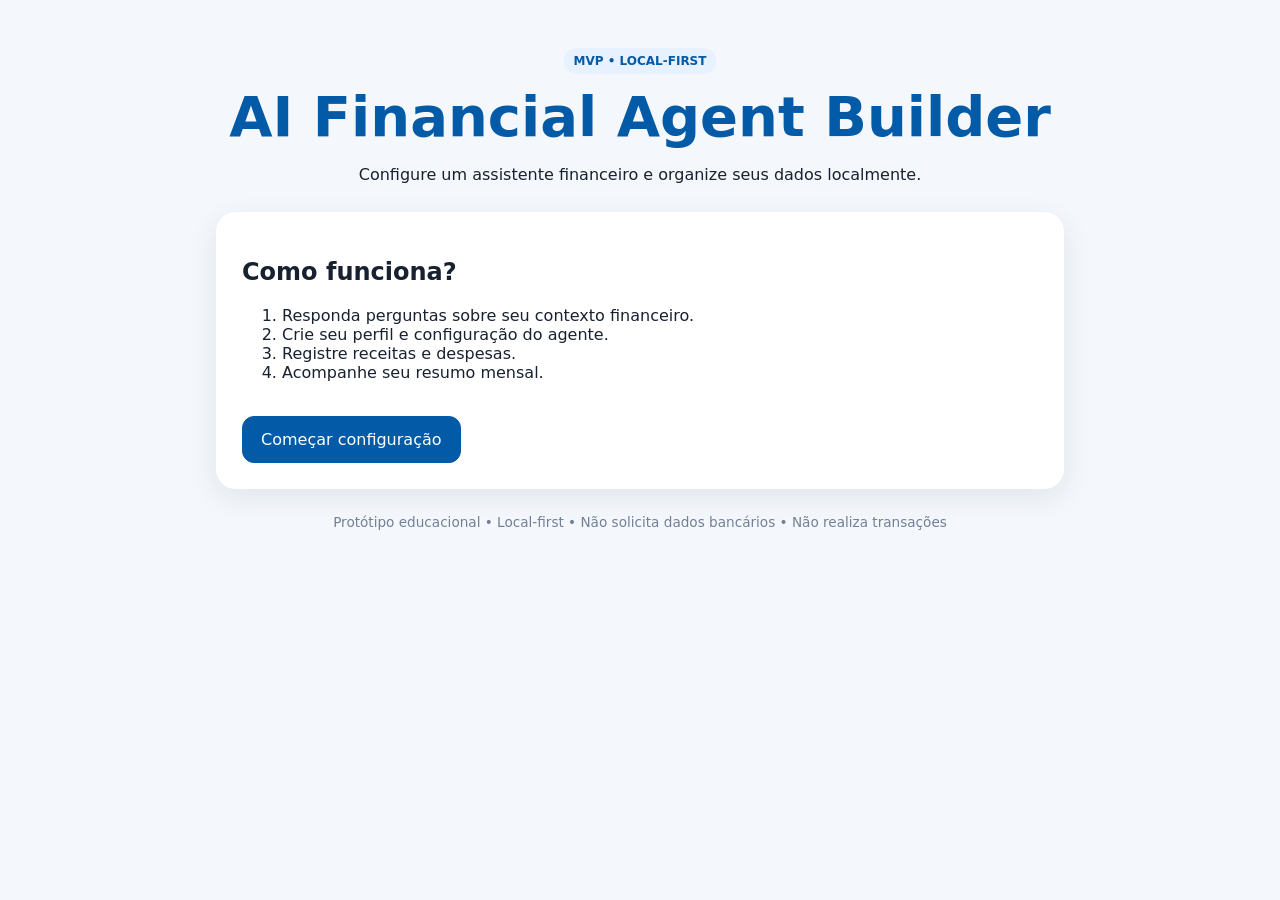
<file: index.html>
<!doctype html><html lang="pt-BR"><head><meta charset="utf-8"><meta name="viewport" content="width=device-width,initial-scale=1"><title>AI Financial Agent Builder</title><link rel="stylesheet" href="web/styles.css"></head><body><main class="app">
<header><span class="badge">MVP • LOCAL-FIRST</span><h1>AI Financial Agent Builder</h1><p>Configure um assistente financeiro e organize seus dados localmente.</p></header>
<section id="welcome" class="panel"><h2>Como funciona?</h2><ol><li>Responda perguntas sobre seu contexto financeiro.</li><li>Crie seu perfil e configuração do agente.</li><li>Registre receitas e despesas.</li><li>Acompanhe seu resumo mensal.</li></ol><button id="start" class="primary">Começar configuração</button></section>
<section id="wizard" class="panel hidden"><div class="top"><button id="back" class="link">← Voltar</button><span id="progress"></span></div><h2 id="question"></h2><p id="help"></p><div id="options"></div><input id="answer" class="hidden"><button id="next" class="primary hidden">Continuar</button></section>
<section id="result" class="hidden"><div class="panel"><span class="badge">PERFIL CRIADO</span><h2 id="nameTitle"></h2><div class="metrics"><div><small>Receita estimada</small><strong id="income"></strong></div><div><small>Despesas estimadas</small><strong id="expenses"></strong></div><div><small>Saldo estimado</small><strong id="balance"></strong></div><div><small>Comprometimento</small><strong id="commitment"></strong></div></div></div>
<div class="panel"><h2>Registrar movimentação</h2><div class="form-grid"><input id="transactionDescription" placeholder="Descrição. Ex.: Supermercado"><input id="transactionAmount" type="number" min="0.01" step="0.01" placeholder="Valor"><select id="transactionType"><option value="expense">Despesa</option><option value="income">Receita</option></select><input id="transactionCategory" placeholder="Categoria. Ex.: Alimentação"></div><button id="saveTransaction" class="primary">Salvar movimentação</button><p id="transactionMessage"></p></div>
<div class="panel"><h2>Resumo mensal real</h2><div class="metrics"><div><small>Receitas registradas</small><strong id="realIncome">—</strong></div><div><small>Despesas registradas</small><strong id="realExpenses">—</strong></div><div><small>Saldo registrado</small><strong id="realBalance">—</strong></div></div><button id="refreshSummary" class="secondary">Atualizar resumo</button></div>
<div class="panel"><h2>Resumo inteligente</h2><div id="narrative" class="narrative"></div><div id="insights" class="insight-list"></div></div>
<div class="panel"><h2>Inteligência financeira</h2><div id="alerts"></div><h3>Maiores categorias de despesa</h3><div id="topCategories" class="insight-list"></div></div>
<div class="panel"><h2>Evolução mensal</h2><div id="trends" class="insight-list"></div></div>
<div class="panel"><h2>Orçamento por categoria</h2><div class="form-grid"><input id="budgetCategory" placeholder="Categoria. Ex.: Alimentação"><input id="budgetLimit" type="number" min="0.01" step="0.01" placeholder="Limite mensal"></div><button id="saveBudget" class="primary">Salvar orçamento</button><div id="budgetStatus" class="insight-list"></div></div>
<div class="panel"><h2>Configuração do agente</h2><pre id="config"></pre><button id="copy" class="secondary">Copiar configuração</button><button id="restart" class="primary">Nova configuração</button></div></section>
<footer>Protótipo educacional • Local-first • Não solicita dados bancários • Não realiza transações</footer></main><script src="web/app.js"></script></body></html>
</file>
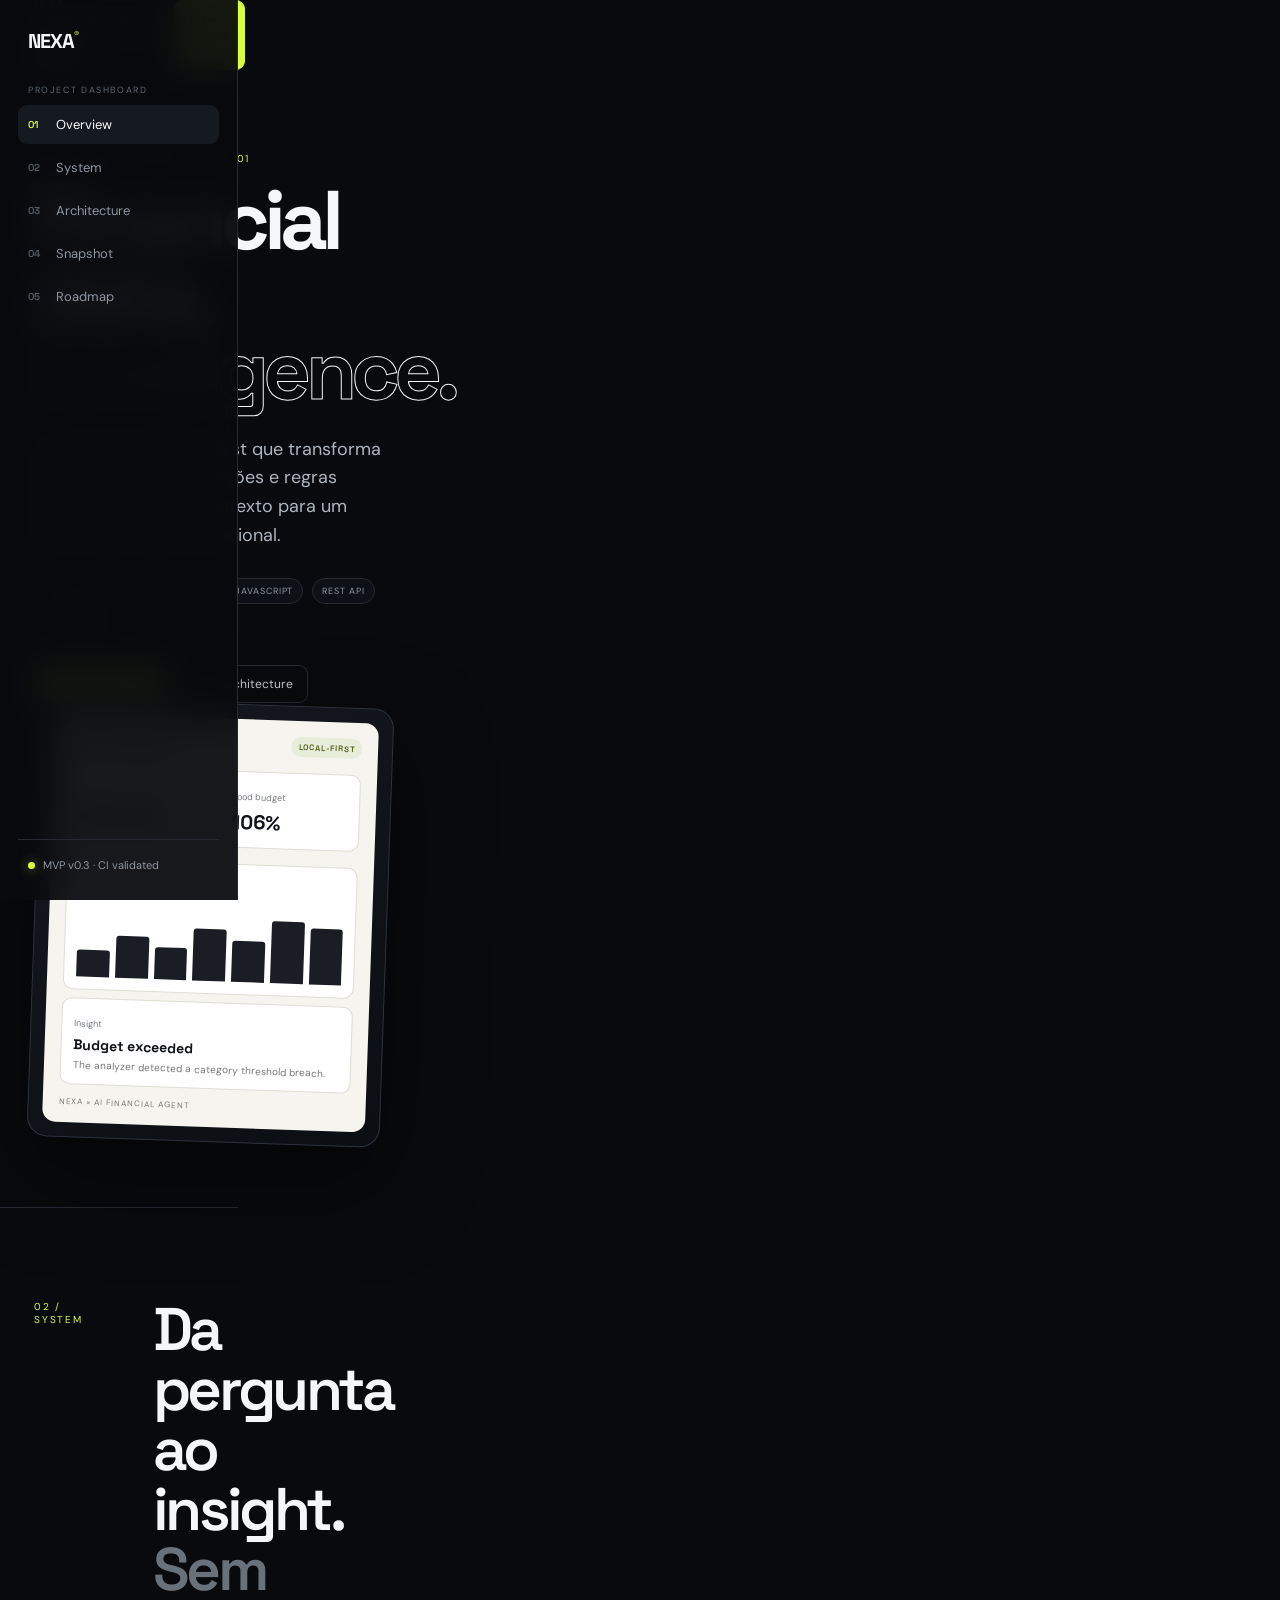
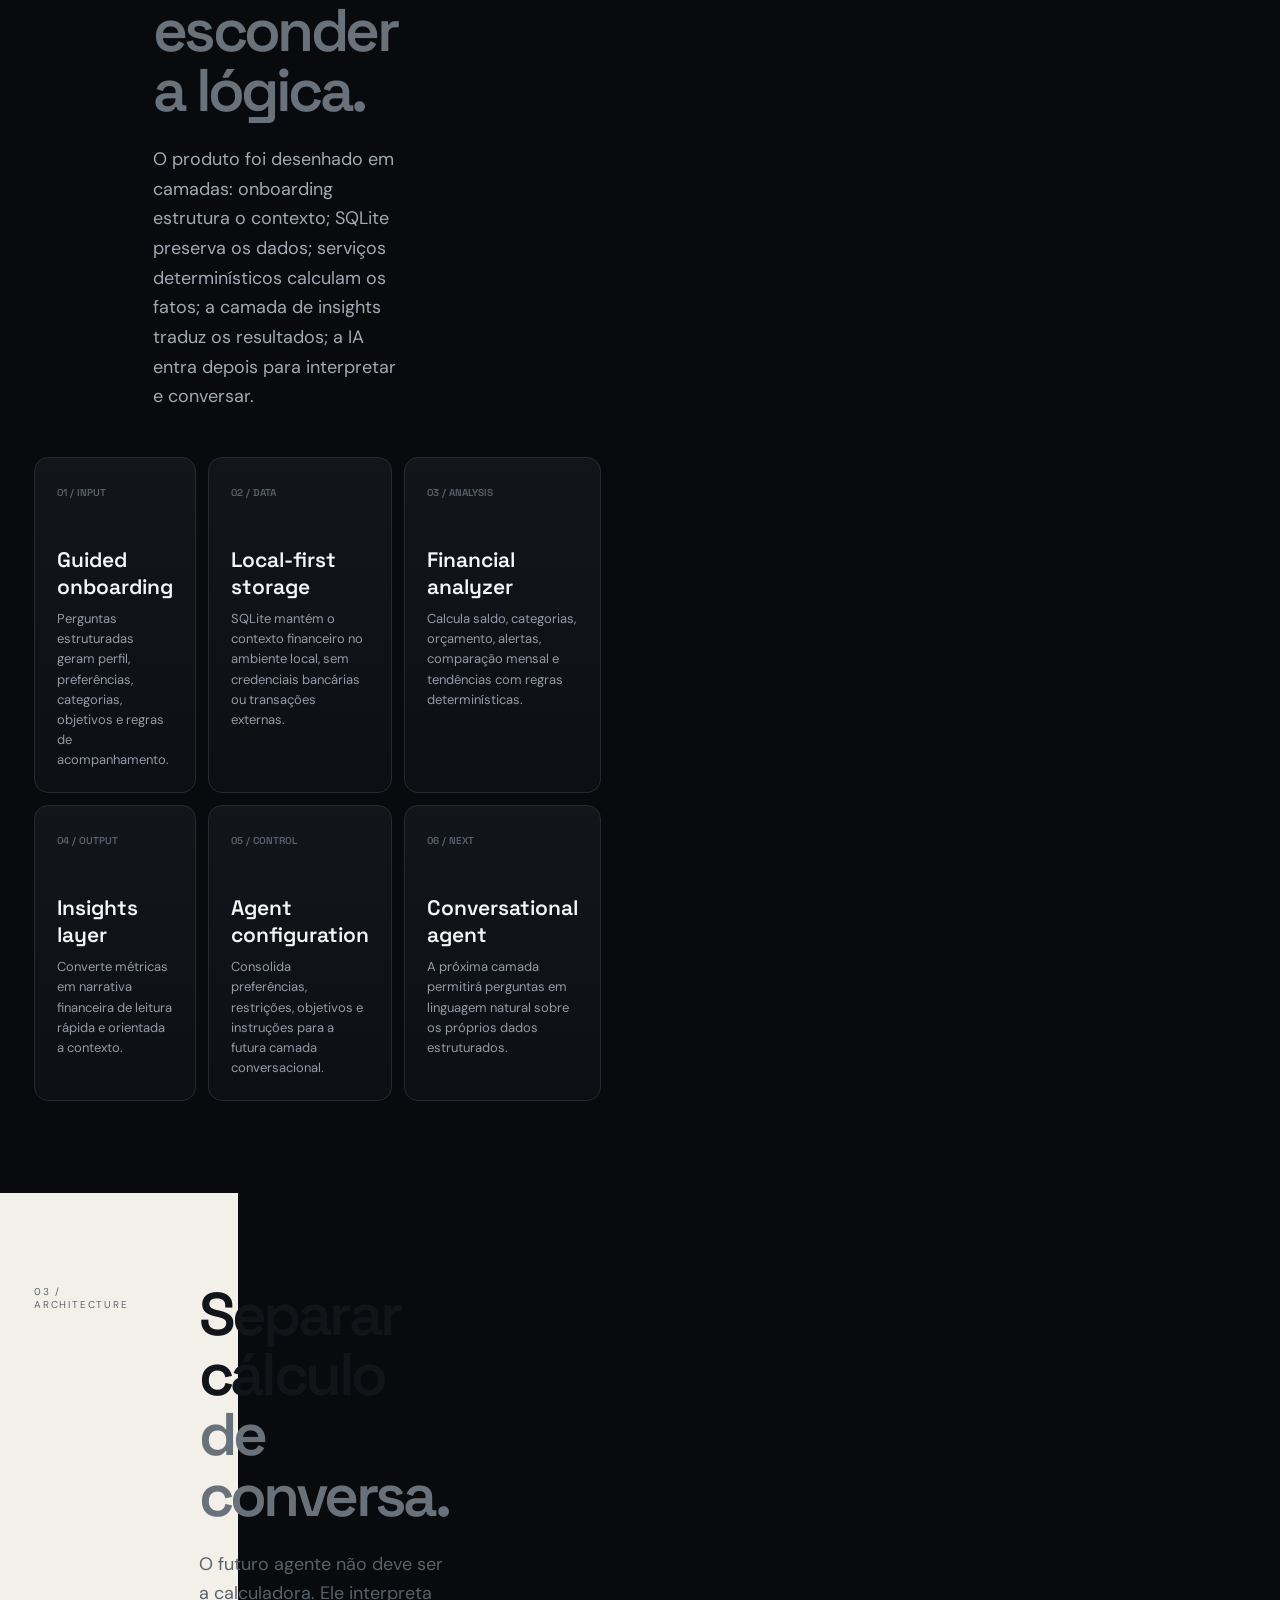
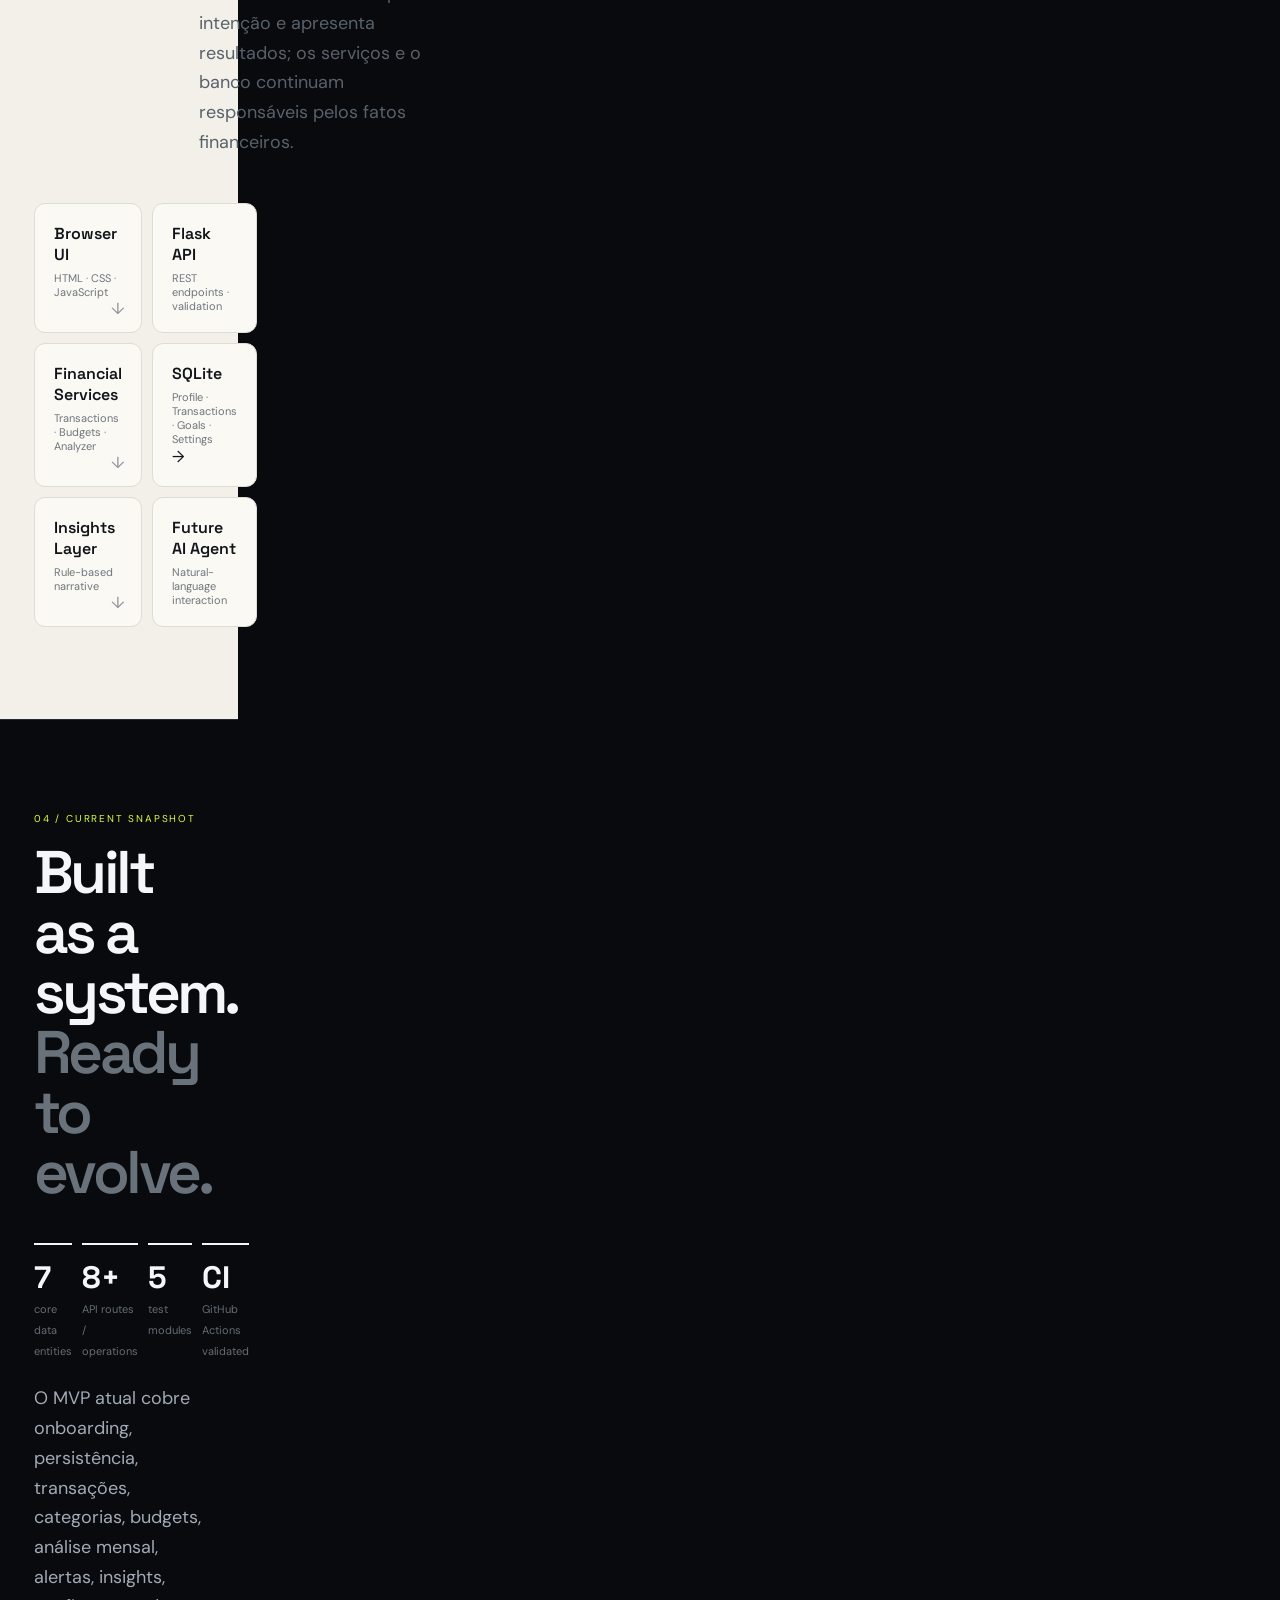
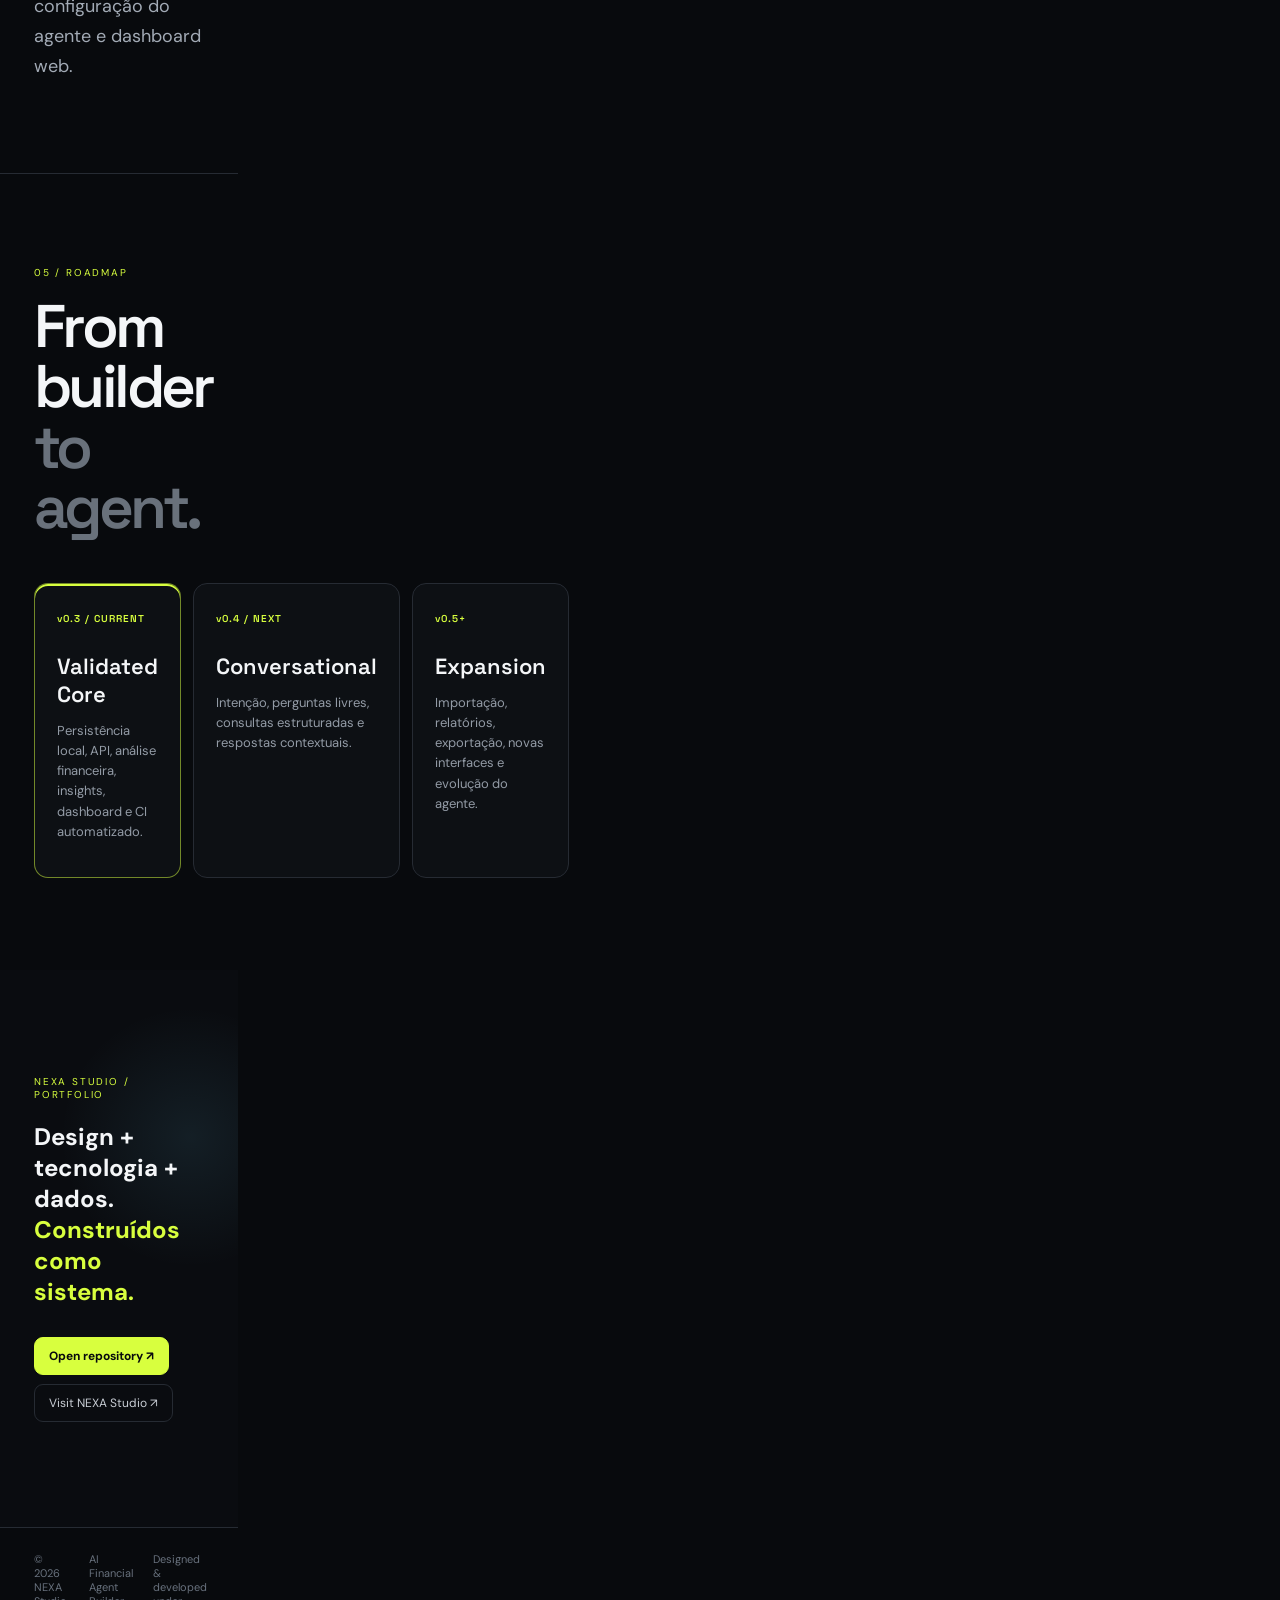
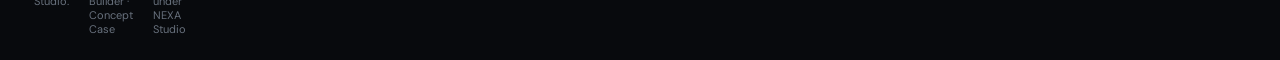
<file: docs/index.html>
<!doctype html>
<html lang="pt-BR"><head><meta charset="utf-8"><meta name="viewport" content="width=device-width,initial-scale=1"><meta http-equiv="refresh" content="0; url=../pages.html"><title>AI Financial Agent Builder — NEXA Studio</title><script>location.replace('../pages.html');</script></head><body>Redirecionando para o case da NEXA Studio…</body></html>
</file>
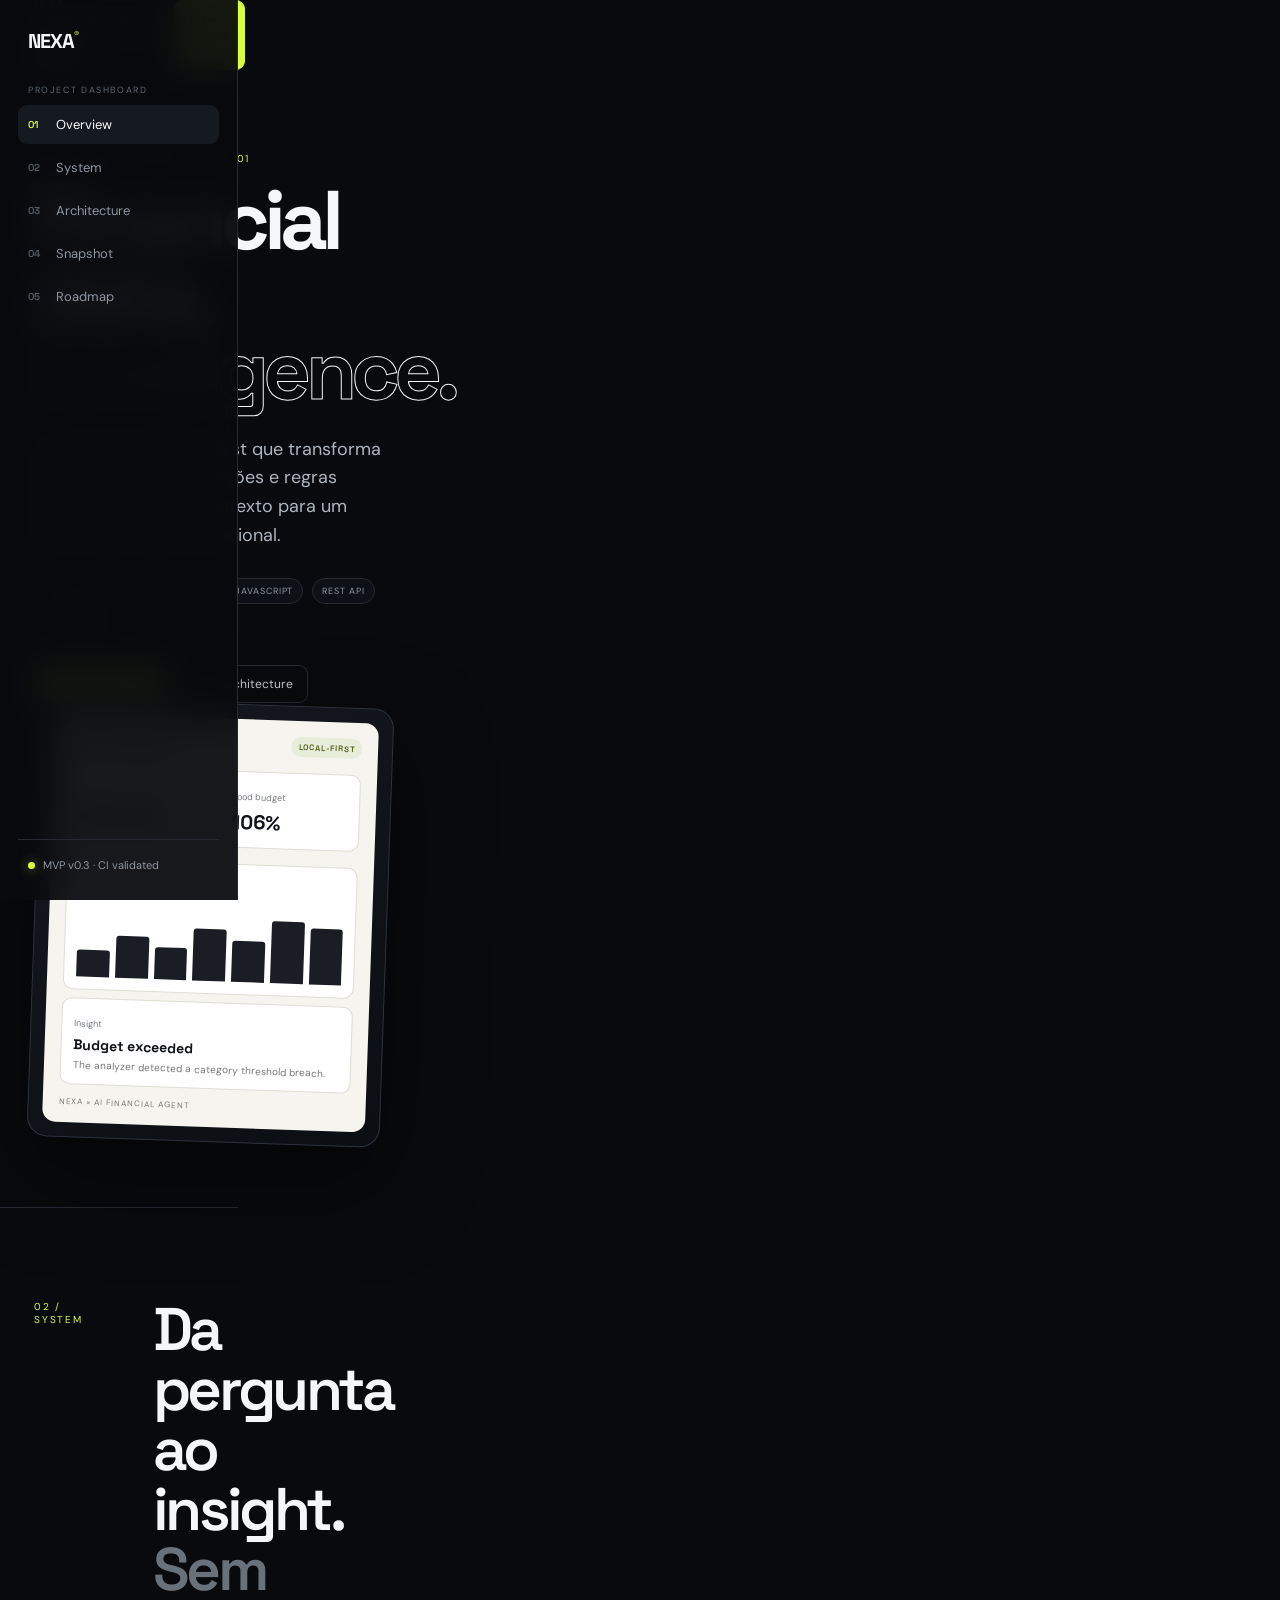
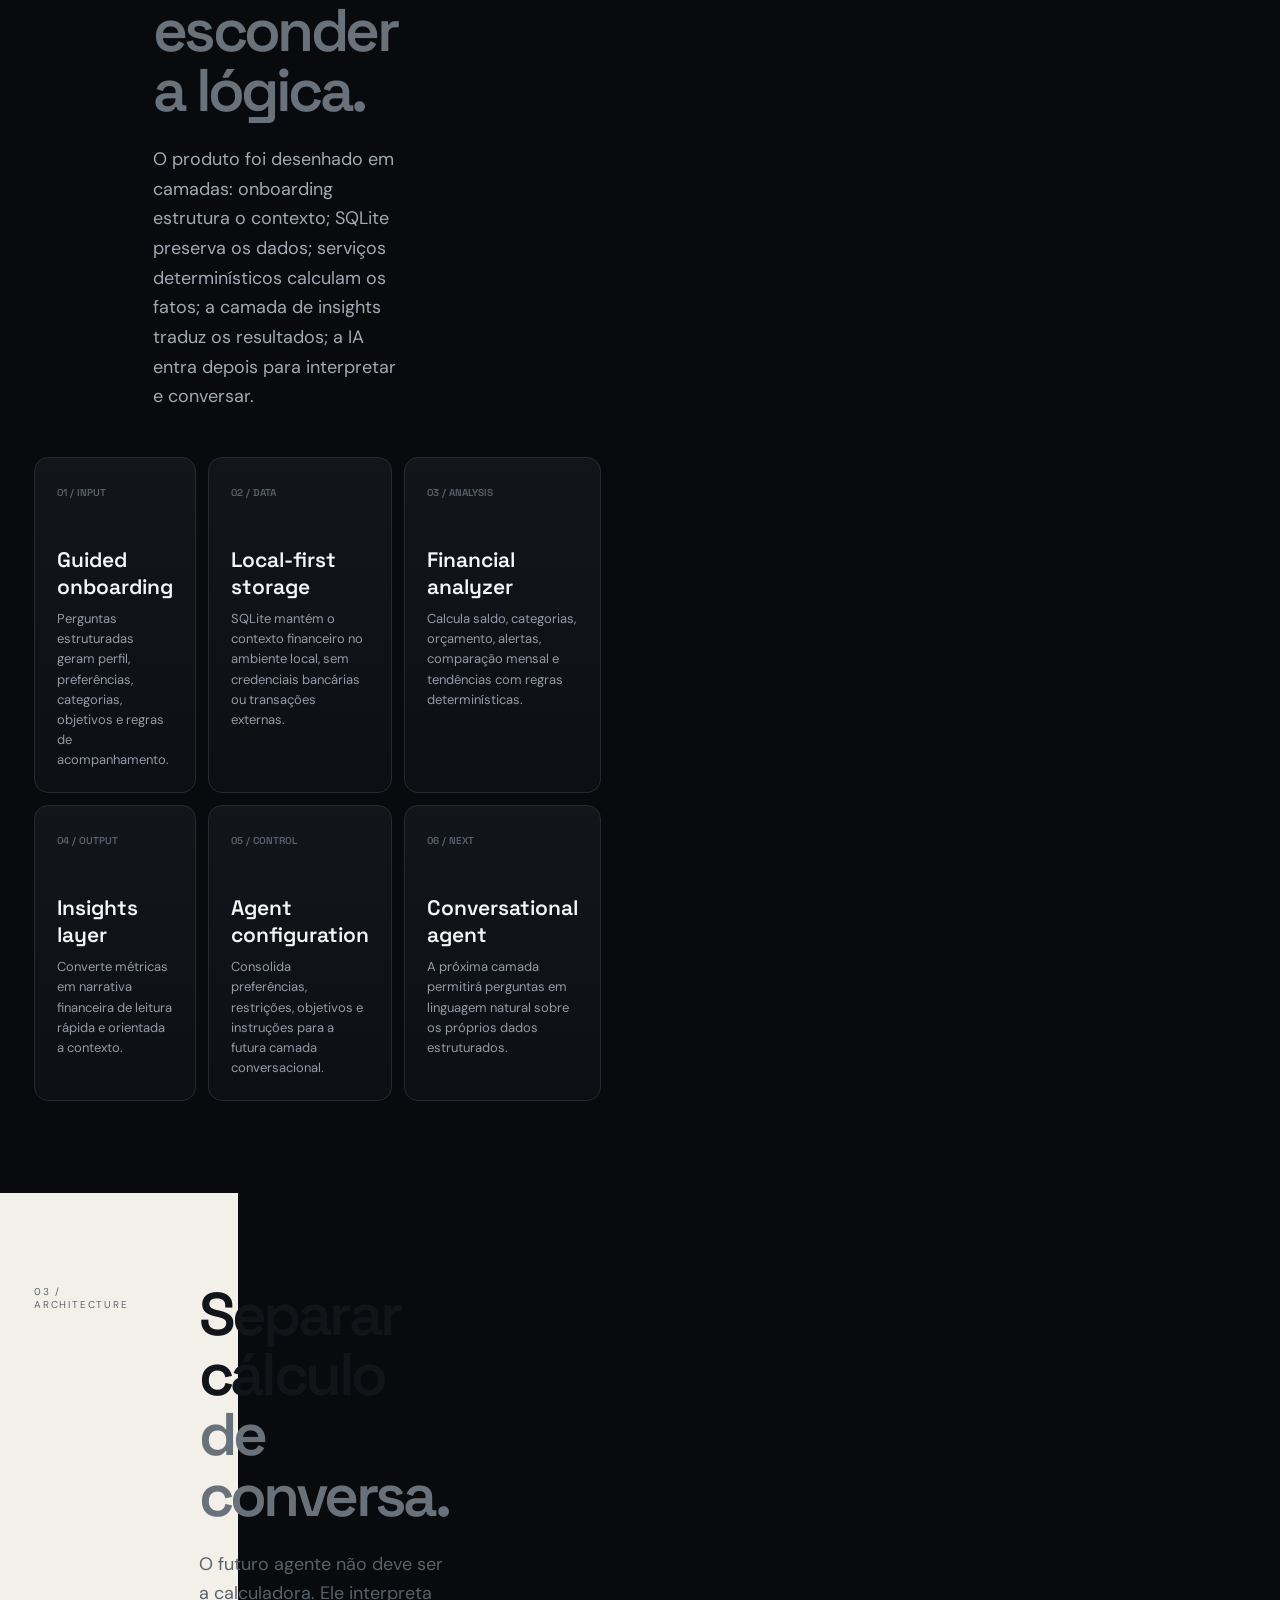
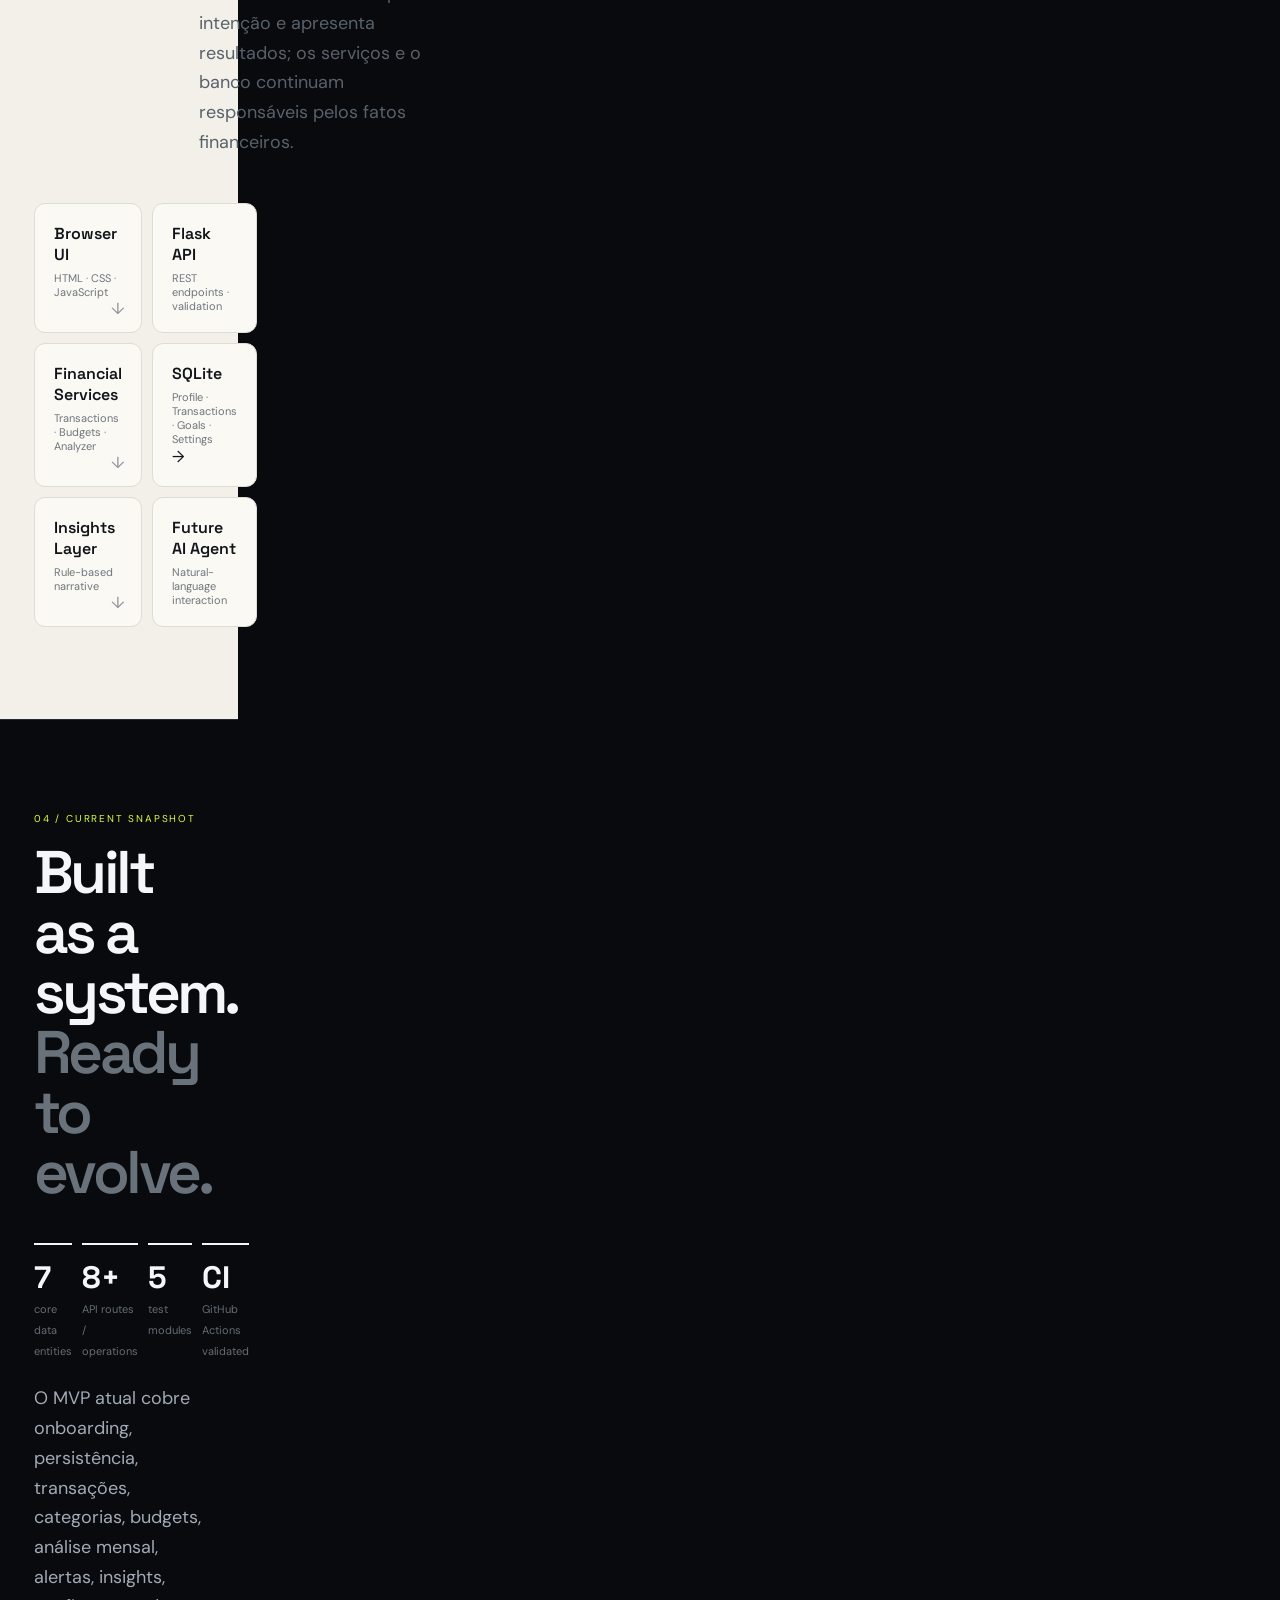
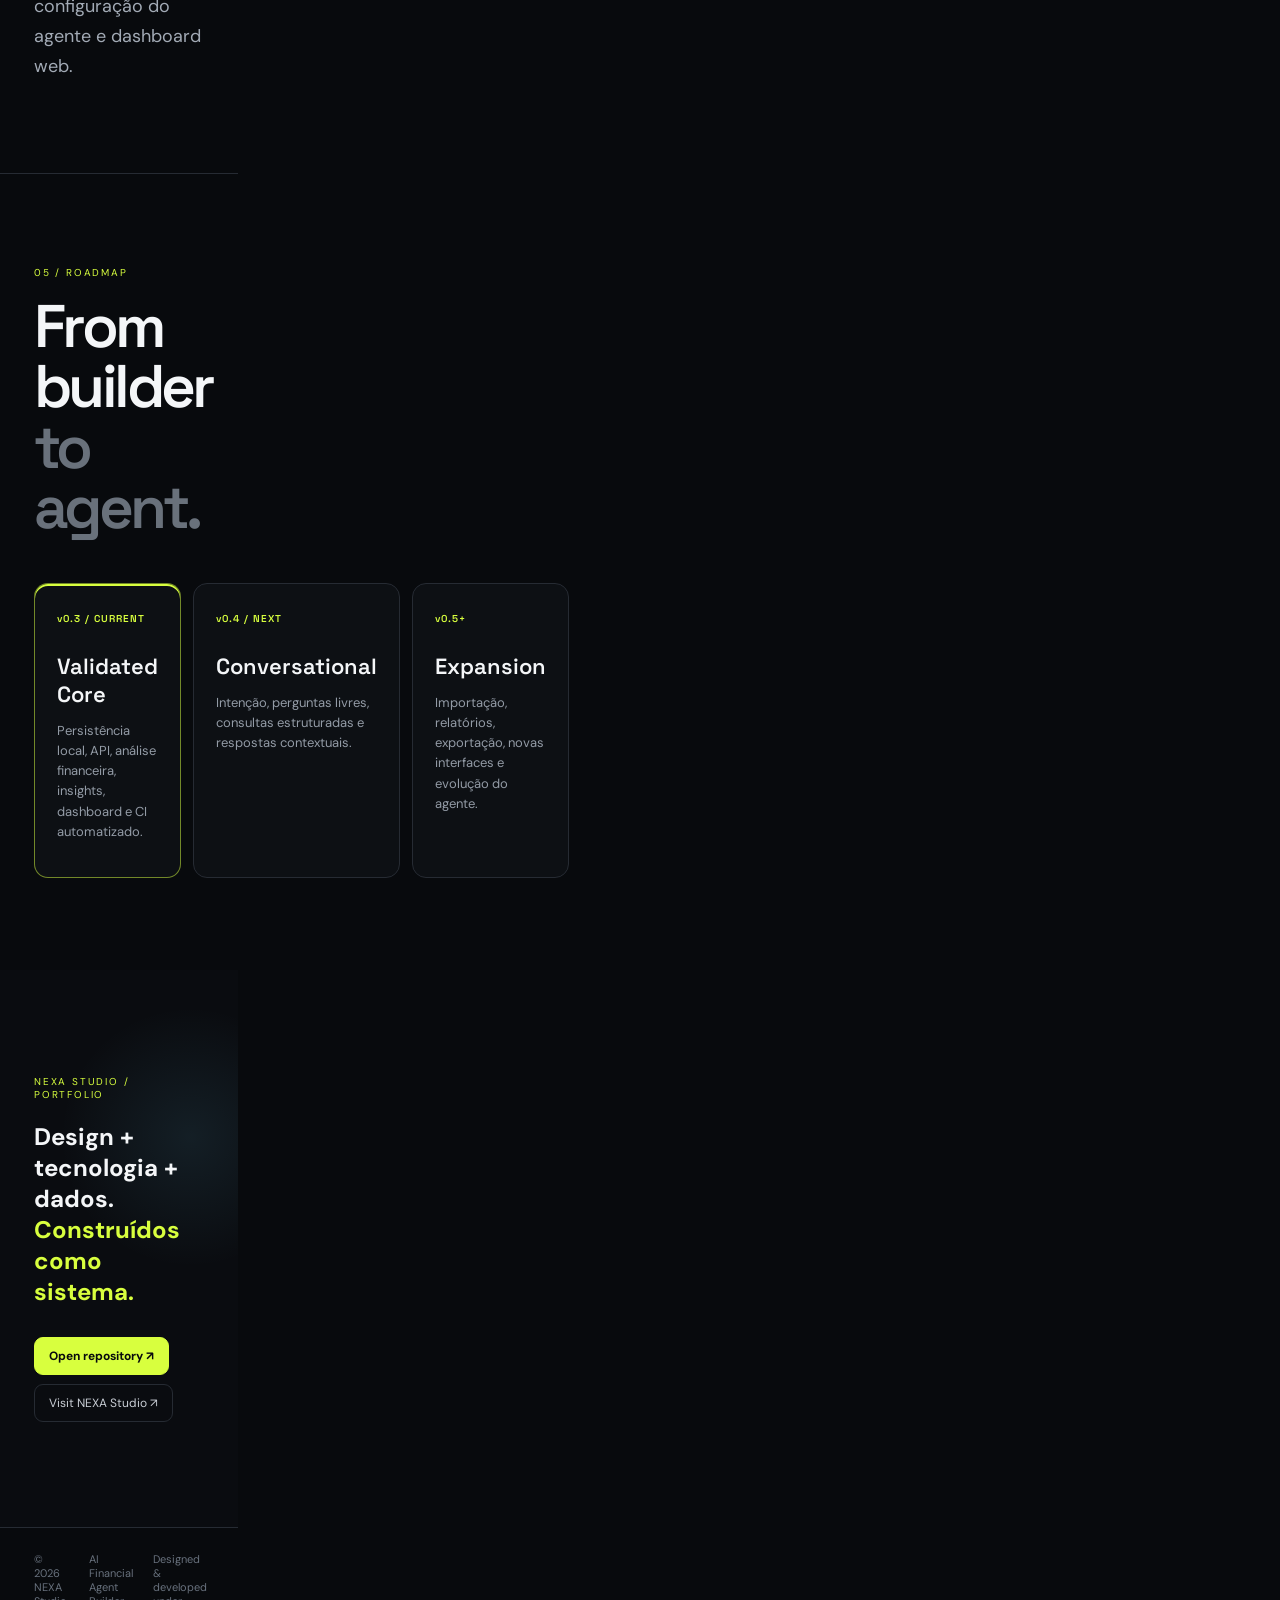
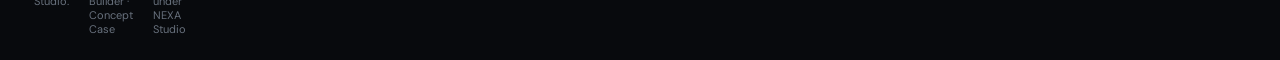
<file: pages.html>
<!doctype html>
<html lang="pt-BR">
<head>
<meta charset="utf-8"><meta name="viewport" content="width=device-width,initial-scale=1">
<meta name="description" content="AI Financial Agent Builder — interactive portfolio case by NEXA Studio.">
<title>AI Financial Agent Builder — NEXA Studio</title>
<link rel="preconnect" href="https://fonts.googleapis.com"><link rel="preconnect" href="https://fonts.gstatic.com" crossorigin>
<link href="https://fonts.googleapis.com/css2?family=DM+Sans:wght@400;500;600;700&family=Space+Grotesk:wght@400;500;600;700&display=swap" rel="stylesheet">
<style>
:root{--bg:#080a0d;--panel:#101318;--panel2:#151920;--line:#262b33;--text:#f4f6f8;--muted:#8e96a2;--paper:#f2f0e9;--ink:#111419;--accent:#d8ff3e;--cyan:#76d9ff;--red:#ff6b6b;--max:1240px;--sidebar:238px}
*{box-sizing:border-box}html{scroll-behavior:smooth;scroll-padding-top:30px}body{margin:0;background:var(--bg);color:var(--text);font-family:'DM Sans',sans-serif}a{color:inherit;text-decoration:none}button{font:inherit}.app{display:grid;grid-template-columns:var(--sidebar) 1fr;min-height:100vh}.side{position:fixed;inset:0 auto 0 0;width:var(--sidebar);border-right:1px solid var(--line);background:rgba(8,10,13,.94);backdrop-filter:blur(16px);padding:24px 18px;display:flex;flex-direction:column;z-index:20}.brand{font:700 20px 'Space Grotesk';letter-spacing:-.05em;padding:4px 10px 30px}.brand b{color:var(--accent);font-size:10px;vertical-align:top}.side-label{font-size:9px;letter-spacing:.18em;color:#5f6772;text-transform:uppercase;padding:0 10px 9px}.menu{display:grid;gap:4px}.menu a{padding:11px 10px;border-radius:9px;color:#8e96a2;font-size:13px;display:flex;gap:10px;align-items:center}.menu a span{font:600 10px 'Space Grotesk';color:#555d68;width:18px}.menu a:hover,.menu a.active{background:#151920;color:#fff}.menu a.active span{color:var(--accent)}.side-bottom{margin-top:auto;border-top:1px solid var(--line);padding:18px 10px 4px}.status{display:flex;gap:8px;align-items:center;color:#8f97a2;font-size:11px}.dot{width:7px;height:7px;border-radius:50%;background:var(--accent);box-shadow:0 0 12px rgba(216,255,62,.55)}.main{min-width:0}.topbar{height:70px;border-bottom:1px solid var(--line);display:flex;align-items:center;justify-content:space-between;padding:0 34px;position:sticky;top:0;background:rgba(8,10,13,.84);backdrop-filter:blur(14px);z-index:15}.crumb{font-size:12px;color:#777f8a}.crumb strong{color:#d7dbe0}.top-actions{display:flex;gap:8px}.btn{display:inline-flex;align-items:center;justify-content:center;gap:7px;padding:10px 14px;border:1px solid var(--line);border-radius:9px;font-size:12px;color:#c9ced5;transition:.2s}.btn:hover{border-color:#59616d;transform:translateY(-1px)}.btn.primary{background:var(--accent);color:#080a0d;border-color:var(--accent);font-weight:700}.content{width:min(calc(100% - 68px),var(--max));margin:auto}.hero{min-height:600px;display:grid;grid-template-columns:1.15fr .85fr;align-items:center;gap:60px;padding:82px 0 65px;position:relative}.hero:before{content:'';position:absolute;inset:0;background-image:linear-gradient(rgba(255,255,255,.026) 1px,transparent 1px),linear-gradient(90deg,rgba(255,255,255,.026) 1px,transparent 1px);background-size:48px 48px;mask-image:linear-gradient(to bottom,black,transparent)}.hero-copy,.hero-dashboard{position:relative;z-index:1}.kicker{font-size:10px;letter-spacing:.18em;color:var(--accent);text-transform:uppercase;margin:0 0 18px}.hero h1{font:700 clamp(50px,6.5vw,92px)/.9 'Space Grotesk';letter-spacing:-.07em;margin:0;max-width:760px}.hero h1 em{font-style:normal;color:transparent;-webkit-text-stroke:1px #f4f6f8}.hero-lead{font-size:18px;line-height:1.6;color:#aeb5bf;max-width:660px;margin:27px 0 28px}.hero-meta{display:flex;gap:9px;flex-wrap:wrap}.tag{border:1px solid var(--line);background:#0d1014;color:#929aa5;padding:6px 9px;border-radius:999px;font-size:9px;letter-spacing:.1em;text-transform:uppercase}.dash{border:1px solid #2d333d;border-radius:20px;background:linear-gradient(145deg,#151920,#0b0e12);padding:14px;box-shadow:0 35px 90px rgba(0,0,0,.5);transform:rotate(2deg)}.dash-screen{background:#f5f4ef;color:#101319;border-radius:13px;padding:16px;min-height:380px}.dash-head{display:flex;justify-content:space-between;align-items:center;font:600 13px 'Space Grotesk'}.live{font-size:8px;padding:5px 7px;border-radius:99px;background:#e8edd9;color:#4e5c18;text-transform:uppercase;letter-spacing:.1em}.dash-metrics{display:grid;grid-template-columns:1fr 1fr;gap:8px;margin:16px 0}.dcard{background:#fff;border:1px solid #dfddd6;border-radius:10px;padding:12px}.dcard small{color:#777b82;font-size:9px}.dcard strong{display:block;font:700 20px 'Space Grotesk';margin-top:4px}.chart{height:76px;display:flex;align-items:end;gap:6px;margin-top:8px}.chart i{flex:1;background:#1a1e24;border-radius:3px 3px 0 0;min-height:10px}.chart i:nth-child(1){height:35%}.chart i:nth-child(2){height:55%}.chart i:nth-child(3){height:42%}.chart i:nth-child(4){height:68%}.chart i:nth-child(5){height:54%}.chart i:nth-child(6){height:82%}.chart i:nth-child(7){height:74%}.dash-foot{font-size:8px;letter-spacing:.12em;color:#777;text-transform:uppercase;margin-top:12px}.section{padding:92px 0;border-top:1px solid var(--line)}.section.light{background:var(--paper);color:var(--ink);border-top:0}.section.light .kicker{color:#60666e}.section h2{font:600 clamp(34px,4.7vw,64px)/1 'Space Grotesk';letter-spacing:-.06em;margin:0}.section h2 em{font-style:normal;color:#69717b}.split{display:grid;grid-template-columns:.34fr 1fr;gap:70px}.lead{font-size:18px;line-height:1.65;color:#59616b;max-width:850px;margin:24px 0 0}.dark-lead{color:#a2aab5}.cards{display:grid;grid-template-columns:repeat(3,1fr);gap:12px;margin-top:45px}.card{background:linear-gradient(180deg,#12161c,#0c0f13);border:1px solid var(--line);border-radius:14px;padding:22px;min-height:210px;transition:.25s}.card:hover{transform:translateY(-4px);border-color:#4a525d}.card .num{font:600 10px 'Space Grotesk';color:#59616d}.card h3{font:600 21px 'Space Grotesk';margin:45px 0 9px}.card p{font-size:13px;color:#939ba6;line-height:1.55;margin:0}.architecture{display:grid;grid-template-columns:1fr 1fr;gap:10px;margin-top:45px}.node{padding:19px;border:1px solid #dddcd5;border-radius:11px;background:#faf9f4;position:relative}.node strong{font:600 16px 'Space Grotesk'}.node small{display:block;color:#6f757c;margin-top:6px;font-size:11px}.node:nth-child(odd):after{content:'↓';position:absolute;right:16px;bottom:13px;color:#92969c}.node:nth-child(4):after{content:'→';right:-18px;bottom:45%;z-index:2}.kpis{display:grid;grid-template-columns:repeat(4,1fr);gap:10px;margin-top:40px}.kpi{border-top:2px solid currentColor;padding-top:12px}.kpi strong{font:700 31px 'Space Grotesk';display:block}.kpi span{font-size:11px;color:#666c74}.timeline{display:grid;grid-template-columns:repeat(3,1fr);gap:12px;margin-top:45px}.step{border:1px solid var(--line);border-radius:14px;padding:22px;background:#0d1014}.step .version{color:var(--accent);font:600 10px 'Space Grotesk';letter-spacing:.1em}.step h3{font:600 22px 'Space Grotesk';margin:25px 0 8px}.step p{font-size:13px;line-height:1.55;color:#939ba6}.step.current{border-color:rgba(216,255,62,.5);box-shadow:inset 0 2px 0 var(--accent)}.cta{padding:105px 0;background:radial-gradient(circle at 80% 30%,rgba(118,217,255,.09),transparent 30%),#0a0c10}.cta h2{max-width:850px}.cta em{font-style:normal;color:var(--accent)}.footer{border-top:1px solid var(--line);padding:24px 0;color:#68717d;font-size:11px}.footerin{display:flex;justify-content:space-between;gap:20px}.mobile-menu{display:none}@media(max-width:900px){.app{display:block}.side{position:sticky;width:100%;height:auto;inset:auto;display:block;padding:13px 16px}.brand{display:inline-block;padding:0}.side-label,.side-bottom{display:none}.menu{display:flex;overflow:auto;margin-top:10px}.menu a{white-space:nowrap}.main{width:100%}.topbar{display:none}.content{width:min(calc(100% - 32px),var(--max))}.hero{grid-template-columns:1fr;padding:68px 0}.hero-dashboard{max-width:600px}.cards{grid-template-columns:1fr 1fr}.split{grid-template-columns:1fr;gap:25px}.kpis{grid-template-columns:1fr 1fr}.timeline{grid-template-columns:1fr}}@media(max-width:560px){.hero h1{font-size:54px}.hero-lead{font-size:16px}.cards,.architecture,.kpis{grid-template-columns:1fr}.section{padding:70px 0}.footerin{flex-direction:column}.dash{transform:none}.top-actions .btn:first-child{display:none}}
</style>
</head>
<body>
<div class="app">
<aside class="side">
  <a class="brand" href="https://sayjinblackbelt.github.io/NEXA-Studio/">NEXA<b>®</b></a>
  <div class="side-label">Project dashboard</div>
  <nav class="menu" aria-label="Navegação do projeto">
    <a href="#overview" class="active"><span>01</span>Overview</a>
    <a href="#system"><span>02</span>System</a>
    <a href="#architecture"><span>03</span>Architecture</a>
    <a href="#metrics"><span>04</span>Snapshot</a>
    <a href="#roadmap"><span>05</span>Roadmap</a>
  </nav>
  <div class="side-bottom"><div class="status"><i class="dot"></i> MVP v0.3 · CI validated</div></div>
</aside>
<div class="main">
<header class="topbar"><div class="crumb">NEXA STUDIO / <strong>AI FINANCIAL AGENT BUILDER</strong></div><div class="top-actions"><a class="btn" href="https://sayjinblackbelt.github.io/NEXA-Studio/" target="_blank">NEXA Studio ↗</a><a class="btn primary" href="https://github.com/sayjinblackbelt/AI-Financial-Agent-Builder" target="_blank">View GitHub ↗</a></div></header>
<main>
<section id="overview" class="hero"><div class="content hero-grid">
  <div class="hero-copy"><p class="kicker">NEXA STUDIO / PRODUCT CASE 01</p><h1>Financial data.<br><em>Intelligence.</em></h1><p class="hero-lead">Um laboratório local-first que transforma perfil financeiro, transações e regras determinísticas em contexto para um futuro agente conversacional.</p><div class="hero-meta"><span class="tag">Python</span><span class="tag">Flask</span><span class="tag">SQLite</span><span class="tag">JavaScript</span><span class="tag">REST API</span><span class="tag">Agent-ready</span></div><div class="actions" style="margin-top:26px;display:flex;gap:9px"><a class="btn primary" href="#system">Explore system ↓</a><a class="btn" href="#architecture">View architecture</a></div></div>
  <div class="hero-dashboard"><div class="dash"><div class="dash-screen"><div class="dash-head"><span>Financial Agent</span><span class="live">local-first</span></div><div class="dash-metrics"><div class="dcard"><small>Registered balance</small><strong>R$ 4.150</strong></div><div class="dcard"><small>Food budget</small><strong>106%</strong></div></div><div class="dcard"><small>Monthly expenses</small><div class="chart"><i></i><i></i><i></i><i></i><i></i><i></i><i></i></div></div><div class="dcard" style="margin-top:8px"><small>Insight</small><strong style="font-size:14px">Budget exceeded</strong><p style="margin:5px 0 0;font-size:10px;color:#777">The analyzer detected a category threshold breach.</p></div><div class="dash-foot">NEXA × AI FINANCIAL AGENT</div></div></div></div>
</div></section>
<section id="system" class="section"><div class="content"><div class="split"><p class="kicker">02 / SYSTEM</p><div><h2>Da pergunta ao insight.<br><em>Sem esconder a lógica.</em></h2><p class="lead dark-lead">O produto foi desenhado em camadas: onboarding estrutura o contexto; SQLite preserva os dados; serviços determinísticos calculam os fatos; a camada de insights traduz os resultados; a IA entra depois para interpretar e conversar.</p></div></div><div class="cards">
<article class="card"><span class="num">01 / INPUT</span><h3>Guided onboarding</h3><p>Perguntas estruturadas geram perfil, preferências, categorias, objetivos e regras de acompanhamento.</p></article>
<article class="card"><span class="num">02 / DATA</span><h3>Local-first storage</h3><p>SQLite mantém o contexto financeiro no ambiente local, sem credenciais bancárias ou transações externas.</p></article>
<article class="card"><span class="num">03 / ANALYSIS</span><h3>Financial analyzer</h3><p>Calcula saldo, categorias, orçamento, alertas, comparação mensal e tendências com regras determinísticas.</p></article>
<article class="card"><span class="num">04 / OUTPUT</span><h3>Insights layer</h3><p>Converte métricas em narrativa financeira de leitura rápida e orientada a contexto.</p></article>
<article class="card"><span class="num">05 / CONTROL</span><h3>Agent configuration</h3><p>Consolida preferências, restrições, objetivos e instruções para a futura camada conversacional.</p></article>
<article class="card"><span class="num">06 / NEXT</span><h3>Conversational agent</h3><p>A próxima camada permitirá perguntas em linguagem natural sobre os próprios dados estruturados.</p></article>
</div></div></section>
<section id="architecture" class="section light"><div class="content"><div class="split"><p class="kicker">03 / ARCHITECTURE</p><div><h2>Separar cálculo<br><em>de conversa.</em></h2><p class="lead">O futuro agente não deve ser a calculadora. Ele interpreta intenção e apresenta resultados; os serviços e o banco continuam responsáveis pelos fatos financeiros.</p></div></div><div class="architecture">
<div class="node"><strong>Browser UI</strong><small>HTML · CSS · JavaScript</small></div><div class="node"><strong>Flask API</strong><small>REST endpoints · validation</small></div><div class="node"><strong>Financial Services</strong><small>Transactions · Budgets · Analyzer</small></div><div class="node"><strong>SQLite</strong><small>Profile · Transactions · Goals · Settings</small></div><div class="node"><strong>Insights Layer</strong><small>Rule-based narrative</small></div><div class="node"><strong>Future AI Agent</strong><small>Natural-language interaction</small></div>
</div></div></section>
<section id="metrics" class="section"><div class="content"><p class="kicker">04 / CURRENT SNAPSHOT</p><h2>Built as a system.<br><em>Ready to evolve.</em></h2><div class="kpis"><div class="kpi"><strong>7</strong><span>core data entities</span></div><div class="kpi"><strong>8+</strong><span>API routes / operations</span></div><div class="kpi"><strong>5</strong><span>test modules</span></div><div class="kpi"><strong>CI</strong><span>GitHub Actions validated</span></div></div><p class="lead dark-lead">O MVP atual cobre onboarding, persistência, transações, categorias, budgets, análise mensal, alertas, insights, configuração do agente e dashboard web.</p></div></section>
<section id="roadmap" class="section"><div class="content"><p class="kicker">05 / ROADMAP</p><h2>From builder<br><em>to agent.</em></h2><div class="timeline"><article class="step current"><span class="version">v0.3 / CURRENT</span><h3>Validated Core</h3><p>Persistência local, API, análise financeira, insights, dashboard e CI automatizado.</p></article><article class="step"><span class="version">v0.4 / NEXT</span><h3>Conversational</h3><p>Intenção, perguntas livres, consultas estruturadas e respostas contextuais.</p></article><article class="step"><span class="version">v0.5+</span><h3>Expansion</h3><p>Importação, relatórios, exportação, novas interfaces e evolução do agente.</p></article></div></div></section>
<section class="cta"><div class="content"><p class="kicker">NEXA STUDIO / PORTFOLIO</p><h2>Design + tecnologia + dados.<br><em>Construídos como sistema.</em></h2><div style="display:flex;gap:9px;margin-top:30px;flex-wrap:wrap"><a class="btn primary" href="https://github.com/sayjinblackbelt/AI-Financial-Agent-Builder" target="_blank">Open repository ↗</a><a class="btn" href="https://sayjinblackbelt.github.io/NEXA-Studio/" target="_blank">Visit NEXA Studio ↗</a></div></div></section>
</main>
<footer class="footer"><div class="content footerin"><span>© <span id="year"></span> NEXA Studio.</span><span>AI Financial Agent Builder · Concept Case</span><span>Designed & developed under NEXA Studio</span></div></footer>
</div></div>
<script>
document.getElementById('year').textContent=new Date().getFullYear();
const links=[...document.querySelectorAll('.menu a')], sections=[...document.querySelectorAll('main section[id]')];
const observer=new IntersectionObserver(entries=>entries.forEach(e=>{if(e.isIntersecting){links.forEach(a=>a.classList.toggle('active',a.getAttribute('href')==='#'+e.target.id));}}),{rootMargin:'-25% 0px -65% 0px',threshold:0});
sections.forEach(s=>observer.observe(s));
links.forEach(a=>a.addEventListener('click',()=>links.forEach(x=>x.classList.toggle('active',x===a))));
</script>
</body></html>
</file>
<file: web/styles.css>
:root{font-family:Inter,system-ui,-apple-system,BlinkMacSystemFont,"Segoe UI",sans-serif;background:#f4f7fb;color:#18212f}*{box-sizing:border-box}body{margin:0}.app{max-width:880px;margin:auto;padding:28px 16px 50px}header{text-align:center;margin:20px 0 28px}h1{font-size:clamp(2rem,7vw,3.5rem);margin:10px 0;color:#035aa6}.panel{background:#fff;border-radius:20px;padding:26px;margin:16px 0;box-shadow:0 8px 28px rgba(25,50,80,.09)}.badge{display:inline-block;padding:6px 10px;border-radius:999px;background:#e8f1ff;color:#035aa6;font-size:.75rem;font-weight:800}.primary,.secondary,.link,.option{font:inherit;border-radius:12px;cursor:pointer}.primary{background:#035aa6;color:#fff;border:1px solid #035aa6;padding:13px 18px;margin-top:18px}.secondary{background:#fff;color:#035aa6;border:1px solid #ccd8e8;padding:13px 18px;margin:18px 8px 0 0}.link{border:0;background:none;color:#035aa6;padding:0}.hidden{display:none!important}.top{display:flex;justify-content:space-between;color:#637083}.option{display:block;width:100%;text-align:left;background:#fff;border:1px solid #d8e0ea;padding:15px;margin:10px 0}.option:hover{border-color:#035aa6;background:#f0f6ff}input{width:100%;font:inherit;padding:14px;border:1px solid #ccd7e4;border-radius:12px}.metrics{display:grid;grid-template-columns:repeat(auto-fit,minmax(170px,1fr));gap:12px;margin-top:18px}.metrics div{padding:16px;background:#f5f8fc;border-radius:14px}.metrics small{display:block;color:#627083;margin-bottom:6px}.metrics strong{font-size:1.2rem}pre{white-space:pre-wrap;background:#f4f7fb;padding:16px;border-radius:12px;overflow:auto}footer{text-align:center;color:#718096;font-size:.85rem;margin-top:25px}
.form-grid{display:grid;grid-template-columns:repeat(auto-fit,minmax(180px,1fr));gap:10px}.form-grid select{font:inherit;padding:14px;border:1px solid #ccd7e4;border-radius:12px;background:#fff}
.insight-list{display:grid;gap:9px;margin-top:14px}.insight{display:flex;justify-content:space-between;gap:12px;align-items:center;padding:13px;border-radius:12px;background:#f5f8fc}.alert{padding:13px;border-radius:12px;margin:8px 0}.alert.critical{background:#fff0f0}.alert.warning{background:#fff8e8}.alert.ok{background:#edf8f0}
.narrative{padding:16px;border-radius:12px;background:#eef4fb;line-height:1.6;margin-bottom:14px}.insight small{display:block;margin-top:5px;line-height:1.45}
</file>
